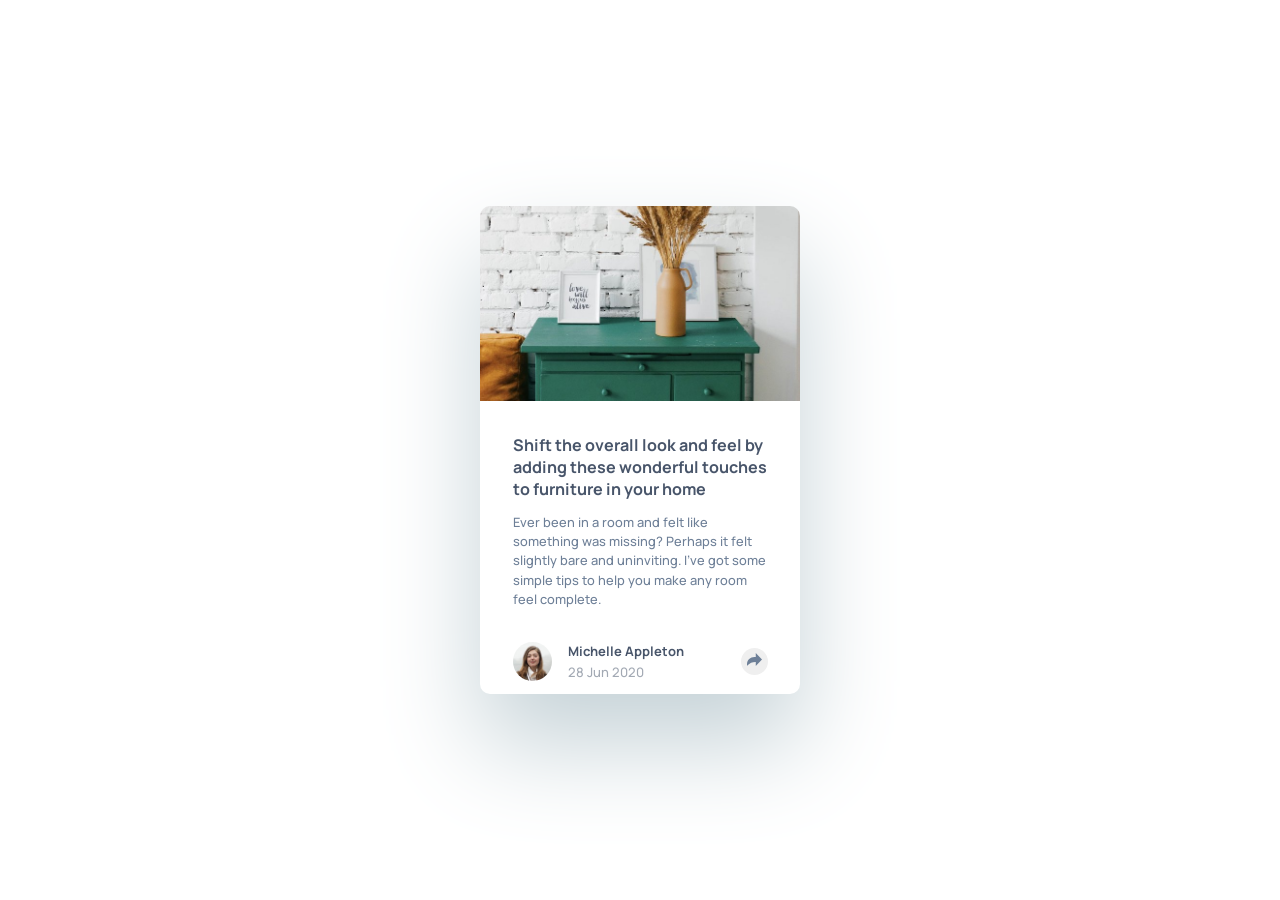
<file: article-preview-component/index.html>
<!doctype html>
<html lang="en">
  <head>
    <meta charset="UTF-8" />
    <meta name="viewport" content="width=device-width, initial-scale=1.0" />

    <link
      rel="icon"
      type="image/png"
      sizes="32x32"
      href="./images/favicon-32x32.png"
    />
    <link rel="stylesheet" href="style.css" />
    <script defer src="main.js"></script>

    <title>Frontend Mentor | Article preview component</title>
  </head>
  <body>
    <main>
      <img class="main-img" src="images/drawers.jpg" alt="Drawers image" />
      <section>
        <div class="text">
          <h1>
            Shift the overall look and feel by adding these wonderful touches to
            furniture in your home
          </h1>
          <p>
            Ever been in a room and felt like something was missing? Perhaps it
            felt slightly bare and uninviting. I’ve got some simple tips to help
            you make any room feel complete.
          </p>
        </div>
        <div id="aside" class="inactive-aside">
          <img
            id="avatar"
            class="avatar-img"
            src="images/avatar-michelle.jpg"
            alt="Michelle Appleton avatar"
            style="display: block"
          />
          <span id="span" style="display: none">Share</span>
          <div class="article-info" id="article-info" style="display: flex">
            <strong>Michelle Appleton</strong>
            <sub>28 Jun 2020</sub>
          </div>
          <div class="share-icons" id="share-icons" style="display: none">
            <img src="images/icon-facebook.svg" alt="Share with Facebook" />
            <img src="images/icon-twitter.svg" alt="Share with Twitter" />
            <img src="images/icon-pinterest.svg" alt="Share with Pinterest" />
          </div>
          <div id="share-box" class="share inactive">
            <dialog id="dialog" style="display: none">
              <span>Share</span>
              <div>
                <img src="images/icon-facebook.svg" alt="Share with Facebook" />
                <img src="images/icon-twitter.svg" alt="Share with Twitter" />
                <img
                  src="images/icon-pinterest.svg"
                  alt="Share with Pinterest"
                />
              </div>
            </dialog>
            <button id="share-button" alt="Share">
              <img
                id="button-img"
                src="images/icon-share.svg"
                alt="Share icon"
              />
            </button>
          </div>
        </div>
      </section>
    </main>
  </body>
</html>
</file>
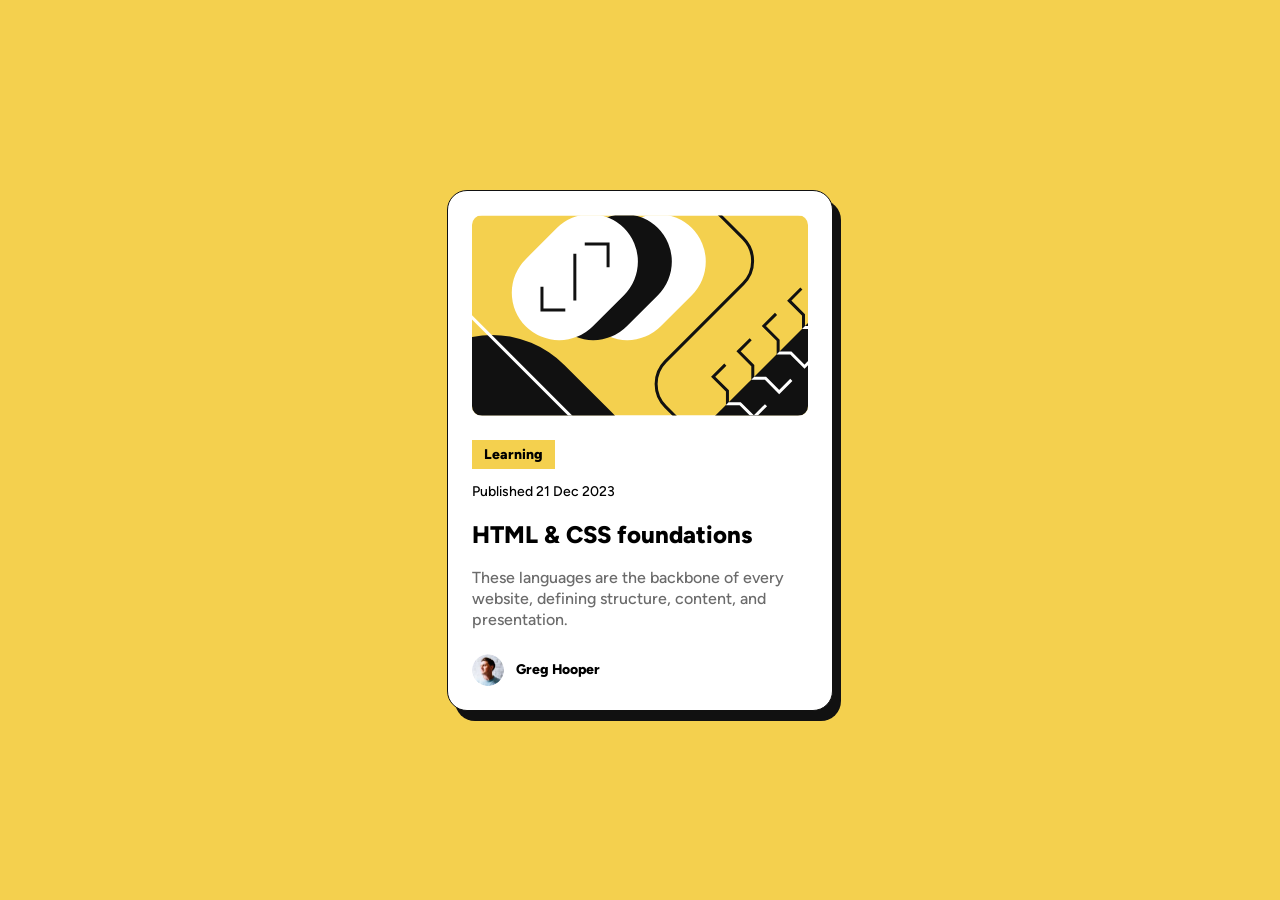
<file: blog-preview-card/index.html>
<!doctype html>
<html lang="en">
  <head>
    <meta charset="UTF-8" />
    <meta name="viewport" content="width=device-width, initial-scale=1.0" />

    <link
      rel="icon"
      type="image/png"
      sizes="32x32"
      href="./assets/images/favicon-32x32.png"
    />
    <link rel="stylesheet" href="styles.css" />

    <title>Frontend Mentor | Blog preview card</title>
  </head>
  <body>
    <main>
      <img
        src="assets/images/illustration-article.svg"
        alt="illustration article image"
      />
      <div class="article-info">
        <span>Learning</span>
        Published 21 Dec 2023
        <h2>HTML & CSS foundations</h2>
        <p>
          These languages are the backbone of every website, defining structure,
          content, and presentation.
        </p>
      </div>
      <div class="author">
        <img src="assets/images/image-avatar.webp" alt="Greg Hooper avatar" />
        <p>Greg Hooper</p>
      </div>
    </main>
  </body>
</html>
</file>
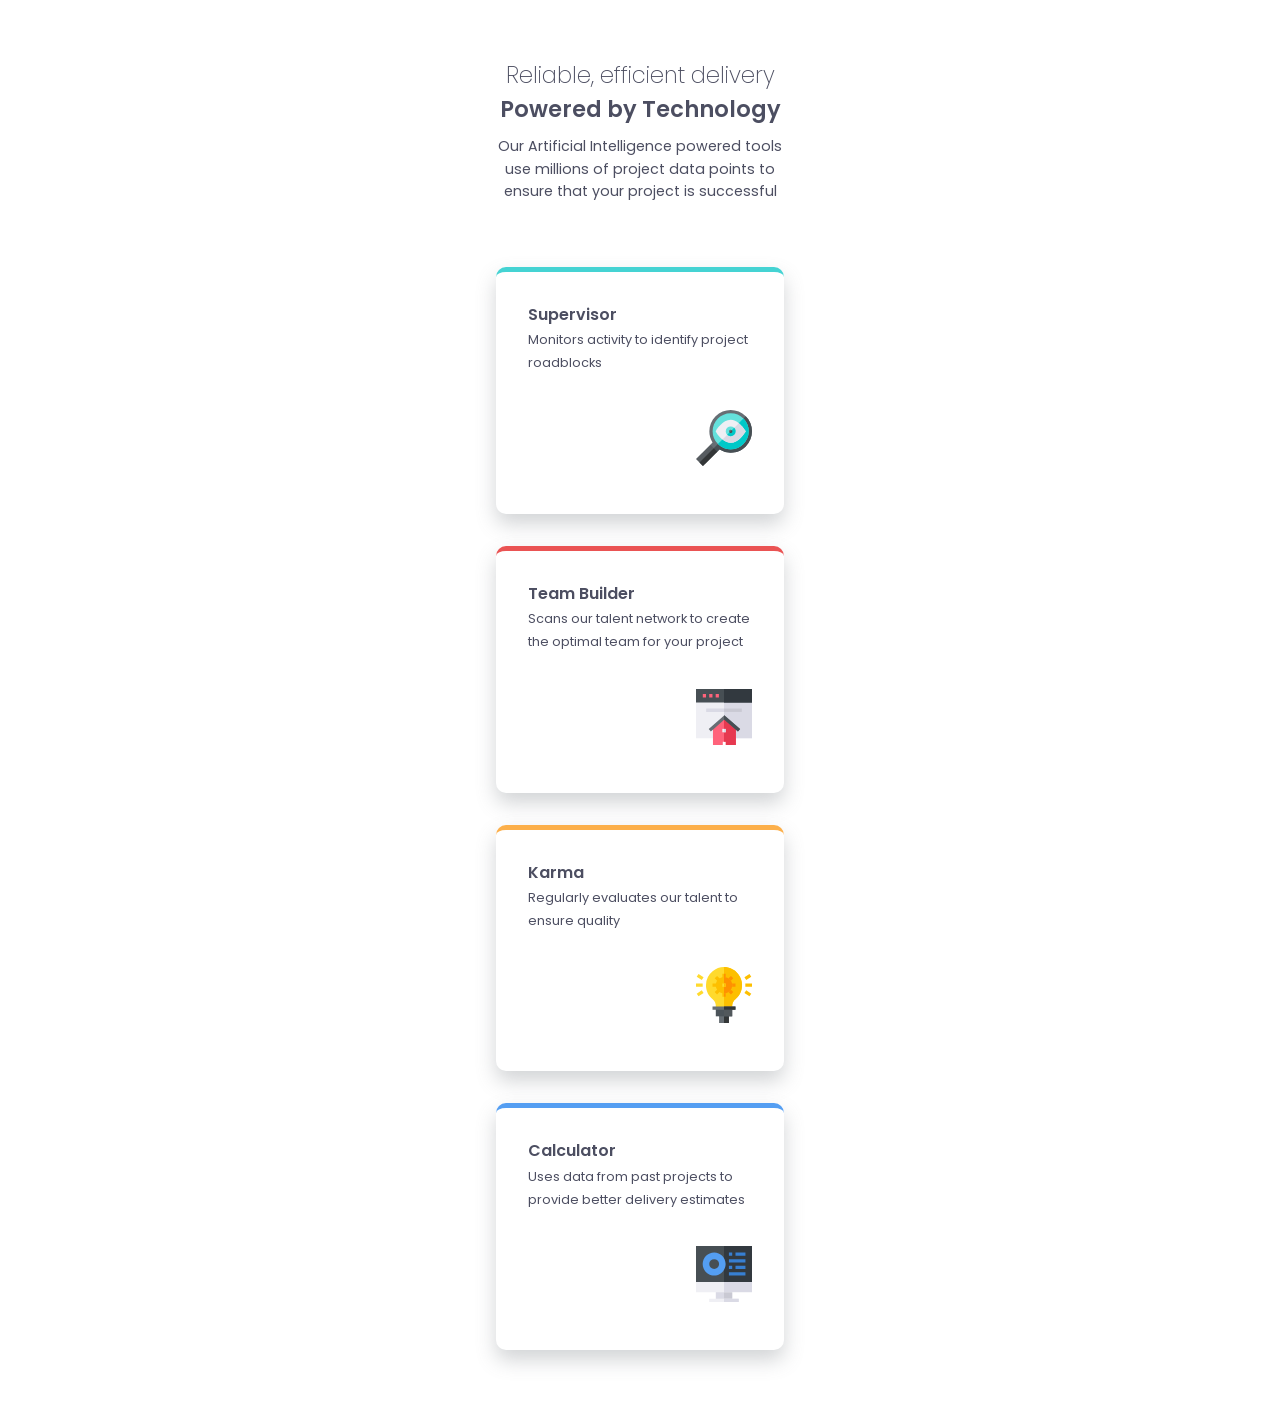
<file: four-card-feature-section/index.html>
<!doctype html>
<html lang="en">
  <head>
    <meta charset="UTF-8" />
    <meta name="viewport" content="width=device-width, initial-scale=1.0" />

    <link
      rel="icon"
      type="image/png"
      sizes="32x32"
      href="./images/favicon-32x32.png"
    />
    <link rel="stylesheet" href="styles.css" />

    <title>Frontend Mentor | Four card feature section</title>
  </head>
  <body>
    <div class="info-text">
      <div class="h-div">
        <h1>Reliable, efficient delivery</h1>
        <h1><strong>Powered by Technology</strong></h1>
      </div>
      <h2>
        Our Artificial Intelligence powered tools use millions of project data
        points to ensure that your project is successful
      </h2>
    </div>
    <main>
      <div class="supervisor">
        <h3>Supervisor</h3>
        <p>Monitors activity to identify project roadblocks</p>
        <img src="images/icon-supervisor.svg" alt="Supervisor icon" />
      </div>
      <div class="mid-divs">
        <div class="team-builder">
          <h3>Team Builder</h3>
          <p>
            Scans our talent network to create the optimal team for your project
          </p>
          <img src="images/icon-team-builder.svg" alt="Team Builder icon" />
        </div>
        <div class="karma">
          <h3>Karma</h3>
          <p>Regularly evaluates our talent to ensure quality</p>
          <img src="images/icon-karma.svg" alt="Karma icon" />
        </div>
      </div>
      <div class="calculator">
        <h3>Calculator</h3>
        <p>Uses data from past projects to provide better delivery estimates</p>
        <img src="images/icon-calculator.svg" alt="Calculator icon" />
      </div>
    </main>
  </body>
</html>
</file>
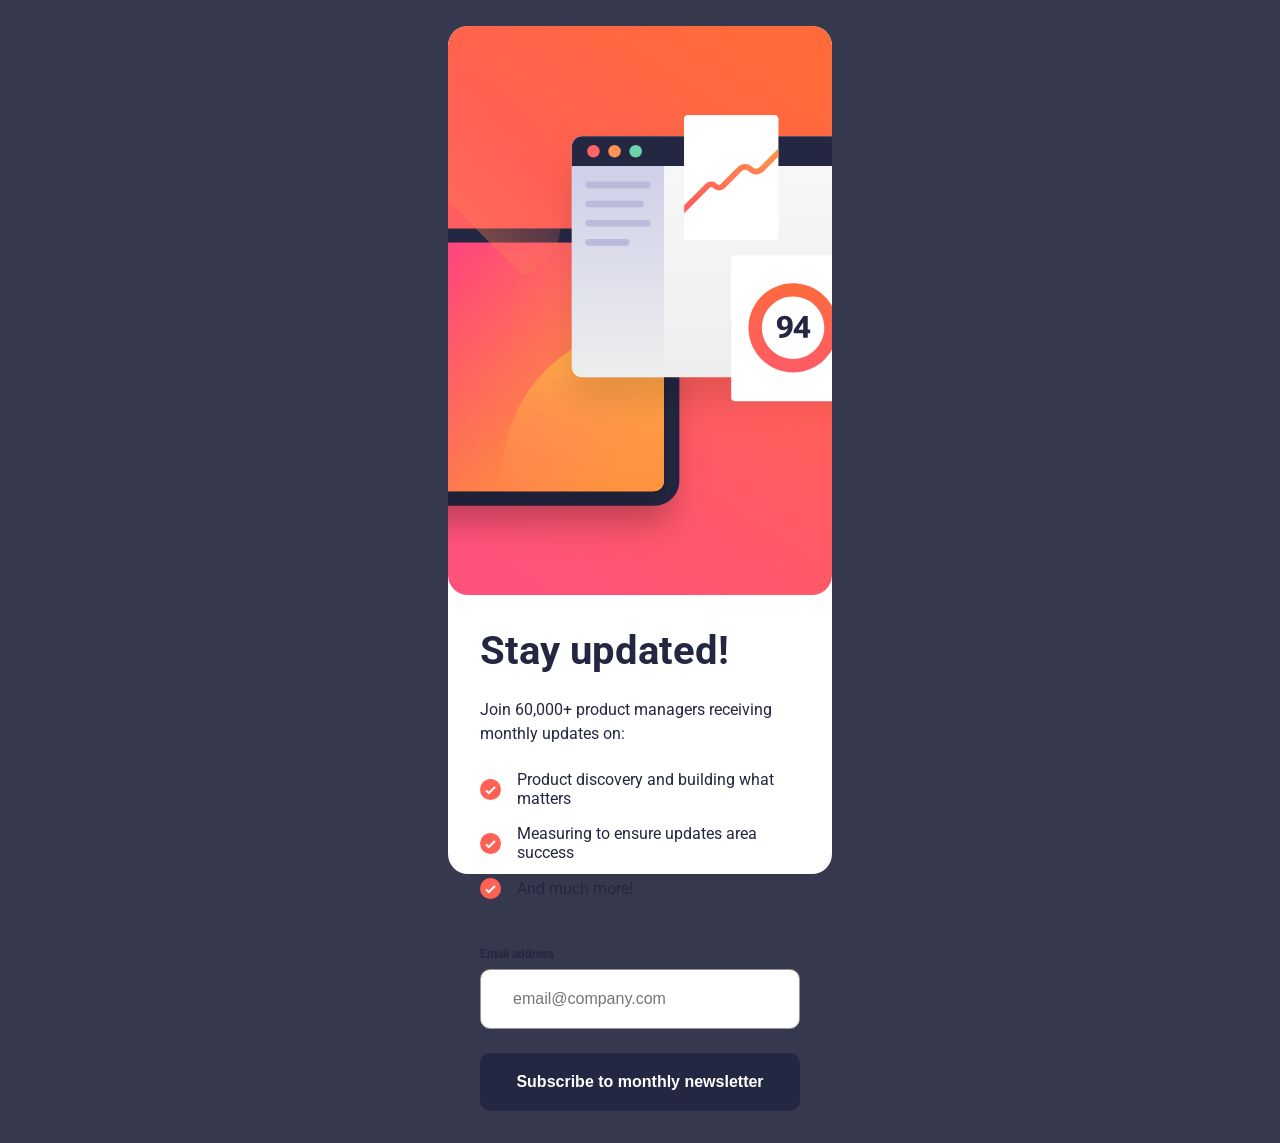
<file: newsletter-sign-up-with-success-message/index.html>
<!doctype html>
<html lang="en">
  <head>
    <meta charset="UTF-8" />
    <meta name="viewport" content="width=device-width, initial-scale=1.0" />

    <link
      rel="icon"
      type="image/png"
      sizes="32x32"
      href="./assets/images/favicon-32x32.png"
    />

    <link rel="stylesheet" href="style.css" />

    <title>
      Frontend Mentor | Newsletter sign-up form with success message
    </title>

    <script defer src="main.js"></script>
  </head>
  <body>
    <main class="enabled sign-up-start" id="sign-up-start">
      <img
        class="disabled sign-up-start__img"
        src="assets/images/illustration-sign-up-mobile.svg"
      />
      <img
        class="sign-up-start__img"
        src="assets/images/illustration-sign-up-desktop.svg"
      />
      <section class="sign-up-start__section">
        <h1 class="sign-up-start__h1">Stay updated!</h1>
        <p class="sign-up-start__paragraph">
          Join 60,000+ product managers receiving monthly updates on:
        </p>
        <ul class="sign-up-start__list">
          <li class="sign-up-start__list-element">
            <img src="assets/images/icon-list.svg" />
            <span>Product discovery and building what matters</span>
          </li>
          <li class="sign-up-start__list-element">
            <img src="assets/images/icon-list.svg" />
            <span>Measuring to ensure updates area success</span>
          </li>
          <li class="sign-up-start__list-element">
            <img src="assets/images/icon-list.svg" />
            <span>And much more!</span>
          </li>
        </ul>
        <form class="sign-up-start__form">
          <div class="sign-up-start__labels">
            <label class="sign-up-start__label" for="email"
              >Email address</label
            >
            <span id="error-span" class="disabled sign-up-start__error"
              >Valid email required</span
            >
          </div>
          <input
            class="sign-up-start__input"
            placeholder="email@company.com"
            name="email"
            id="email-input"
          />
          <button
            id="subscribe-button"
            class="sign-up-start__button"
            type="submit"
          >
            Subscribe to monthly newsletter
          </button>
        </form>
      </section>
    </main>
    <main id="sign-up-end" class="disabled sign-up-end">
      <div class="sign-up-end__div">
        <img
          class="sign-up-end__img"
          src="assets/images/icon-success.svg"
          alt="Success icon"
        />
        <h1 class="sign-up-end__h1">Thanks for subscribing!</h1>
        <p class="sign-up-end__paragraph">
          A confirmation email has been sent to
          <span class="sign-up-end__span" id="email-span"></span>. Please open
          it and click the button inside to confirm your subscription.
        </p>
      </div>
      <button id="dismiss-button" class="sign-up-end__button">
        Dismiss message
      </button>
    </main>
  </body>
</html>
</file>
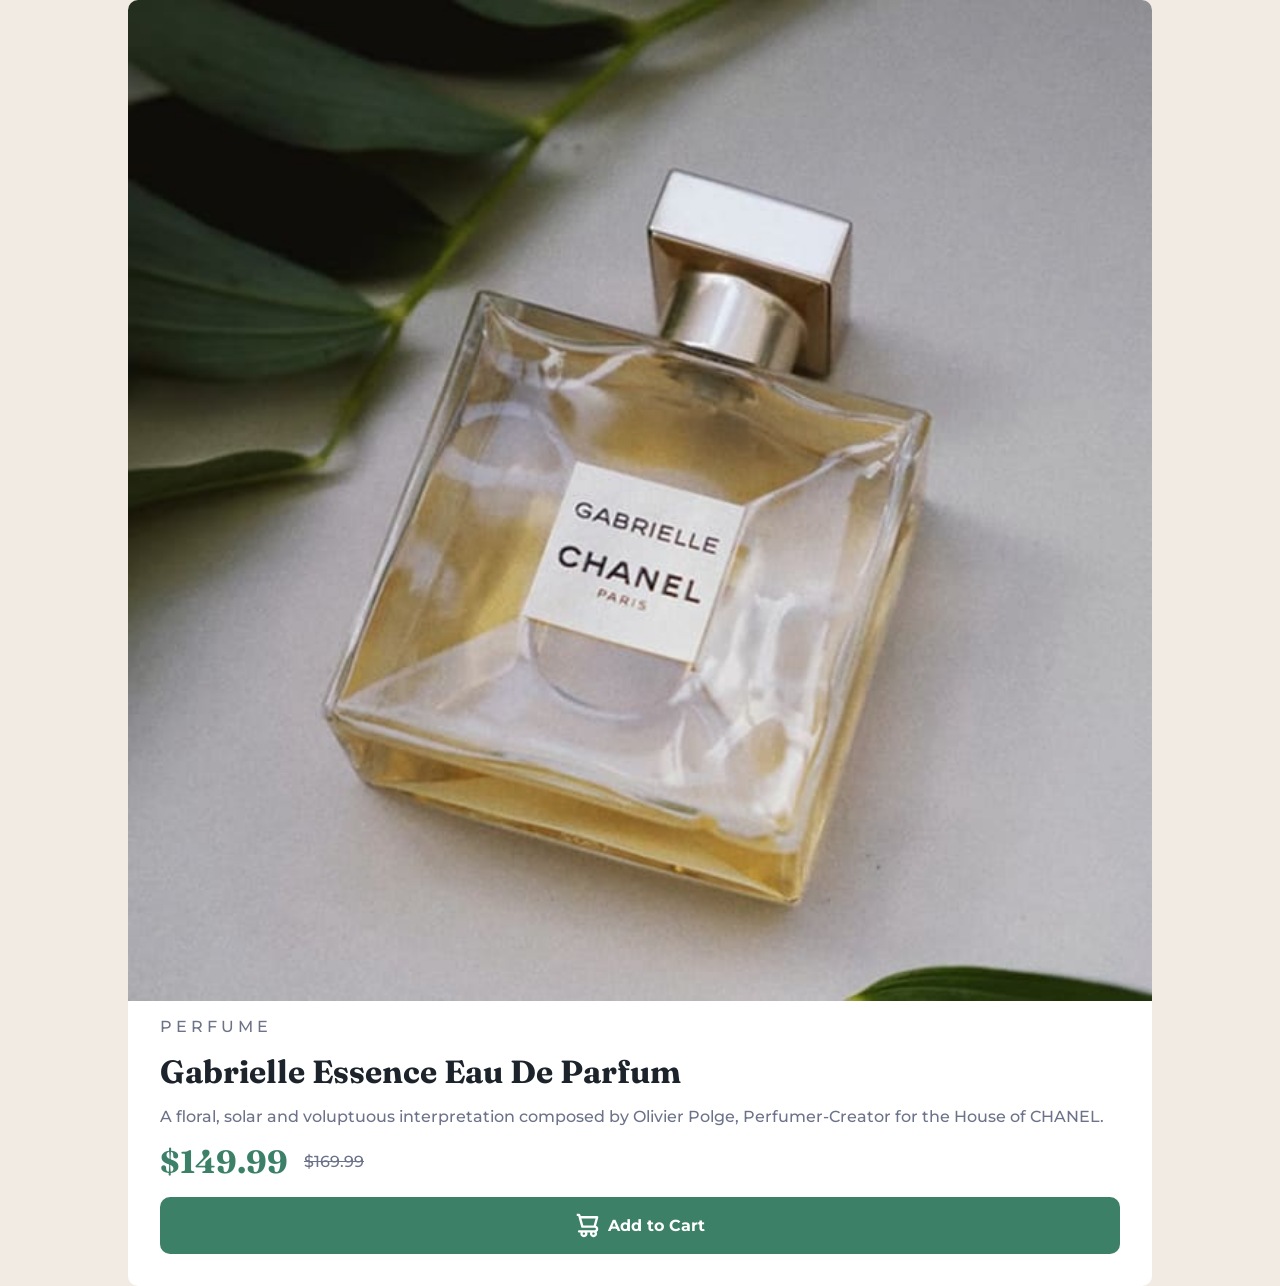
<file: product-preview-card-component/index.html>
<!doctype html>
<html lang="en">
  <head>
    <meta charset="UTF-8" />
    <meta name="viewport" content="width=device-width, initial-scale=1.0" />

    <link
      rel="icon"
      type="image/png"
      sizes="32x32"
      href="./images/favicon-32x32.png"
    />
    <link rel="stylesheet" href="styles.css" />

    <title>Frontend Mentor | Product preview card component</title>
  </head>
  <body>
    <main>
      <div class="images">
        <img
          class="mobile-image"
          src="images/image-product-mobile.jpg"
          alt="Perfume Gabrielle Essence image"
        />
        <img
          class="desktop-image"
          src="images/image-product-desktop.jpg"
          alt="Perfume Gabrielle Essence image"
        />
      </div>

      <div class="info">
        <span>Perfume</span>
        <h1>Gabrielle Essence Eau De Parfum</h1>
        <p>
          A floral, solar and voluptuous interpretation composed by Olivier
          Polge, Perfumer-Creator for the House of CHANEL.
        </p>
        <div class="prices">
          <h2>$149.99</h2>
          <span>$169.99</span>
        </div>
        <button class="add-to-cart">
          <img src="images/icon-cart.svg" href="Cart image" />
          Add to Cart
        </button>
      </div>
    </main>
  </body>
</html>
</file>
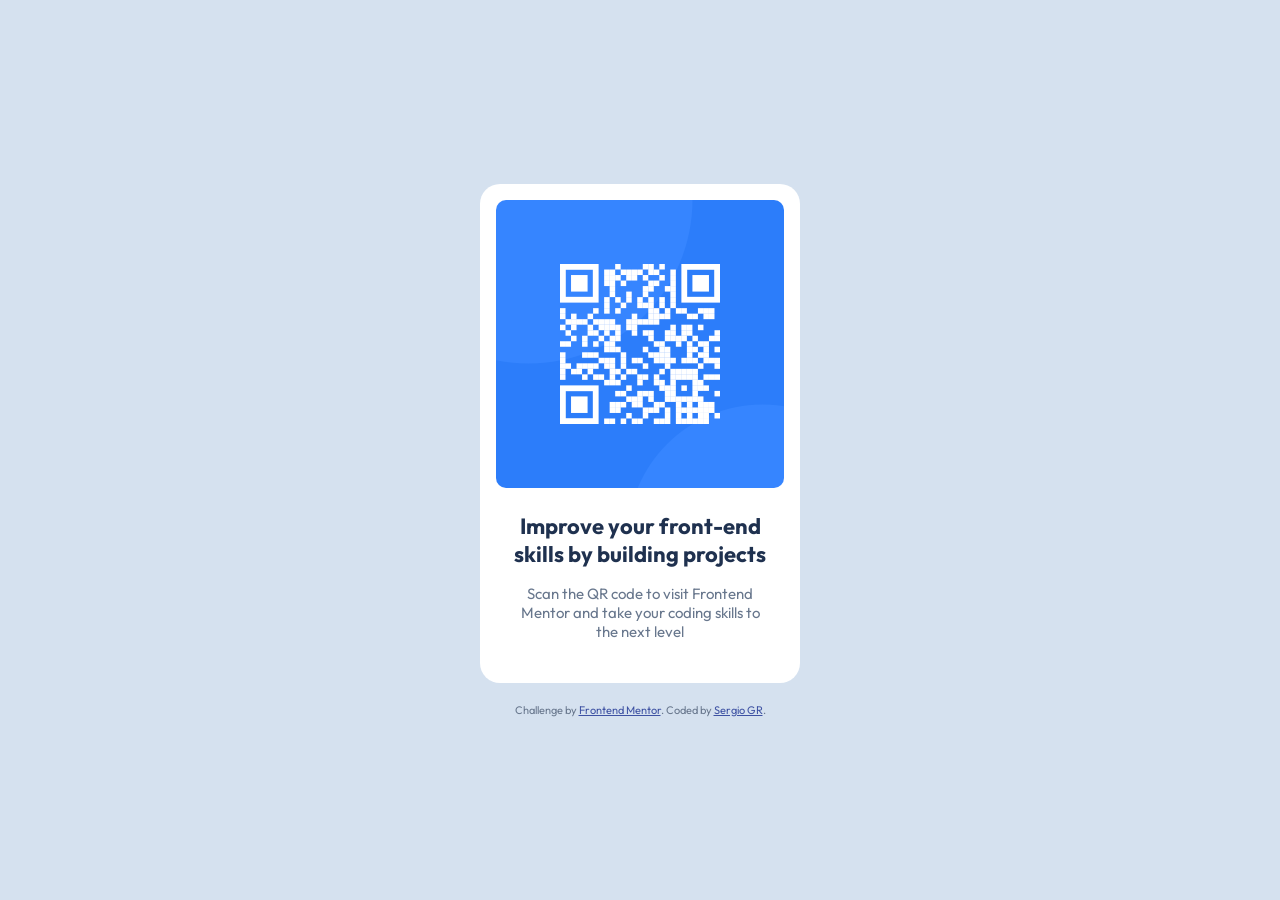
<file: qr-code-component-main/index.html>
<!doctype html>
<html lang="en">
  <head>
    <meta charset="UTF-8" />
    <meta name="viewport" content="width=device-width, initial-scale=1.0" />

    <link
      rel="icon"
      type="image/png"
      sizes="32x32"
      href="./images/favicon-32x32.png"
    />

    <link rel="stylesheet" href="style.css" />

    <title>Frontend Mentor | QR code component</title>

    <style></style>
  </head>
  <body>
    <main class="qr-container">
      <img src="images/image-qr-code.png" />
      <div>
        <h2>Improve your front-end skills by building projects</h2>
        <p>
          Scan the QR code to visit Frontend Mentor and take your coding skills
          to the next level
        </p>
      </div>
    </main>
    <div class="attribution">
      Challenge by
      <a href="https://www.frontendmentor.io?ref=challenge" target="_blank"
        >Frontend Mentor</a
      >. Coded by
      <a href="https://github.com/sergioguri00/frontendmentor">Sergio GR</a>.
    </div>
  </body>
</html>
</file>
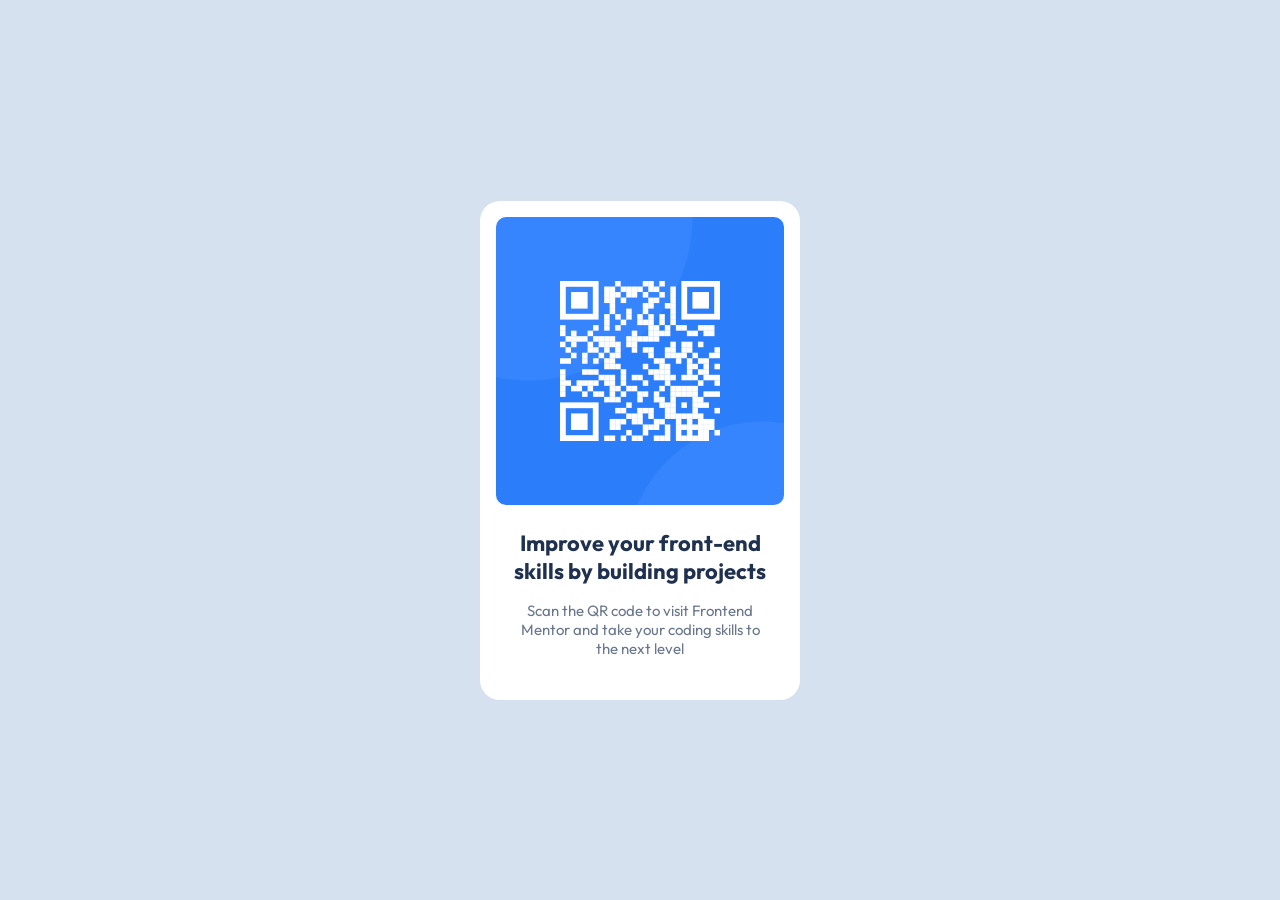
<file: qr-code-component/index.html>
<!doctype html>
<html lang="en">
  <head>
    <meta charset="UTF-8" />
    <meta name="viewport" content="width=device-width, initial-scale=1.0" />

    <link
      rel="icon"
      type="image/png"
      sizes="32x32"
      href="./images/favicon-32x32.png"
    />

    <link rel="stylesheet" href="style.css" />

    <title>Frontend Mentor | QR code component</title>

    <style></style>
  </head>
  <body>
    <main class="qr-container">
      <img src="images/image-qr-code.png" alt="QR Code" />
      <div>
        <h2>Improve your front-end skills by building projects</h2>
        <p>
          Scan the QR code to visit Frontend Mentor and take your coding skills
          to the next level
        </p>
      </div>
    </main>
  </body>
</html>
</file>
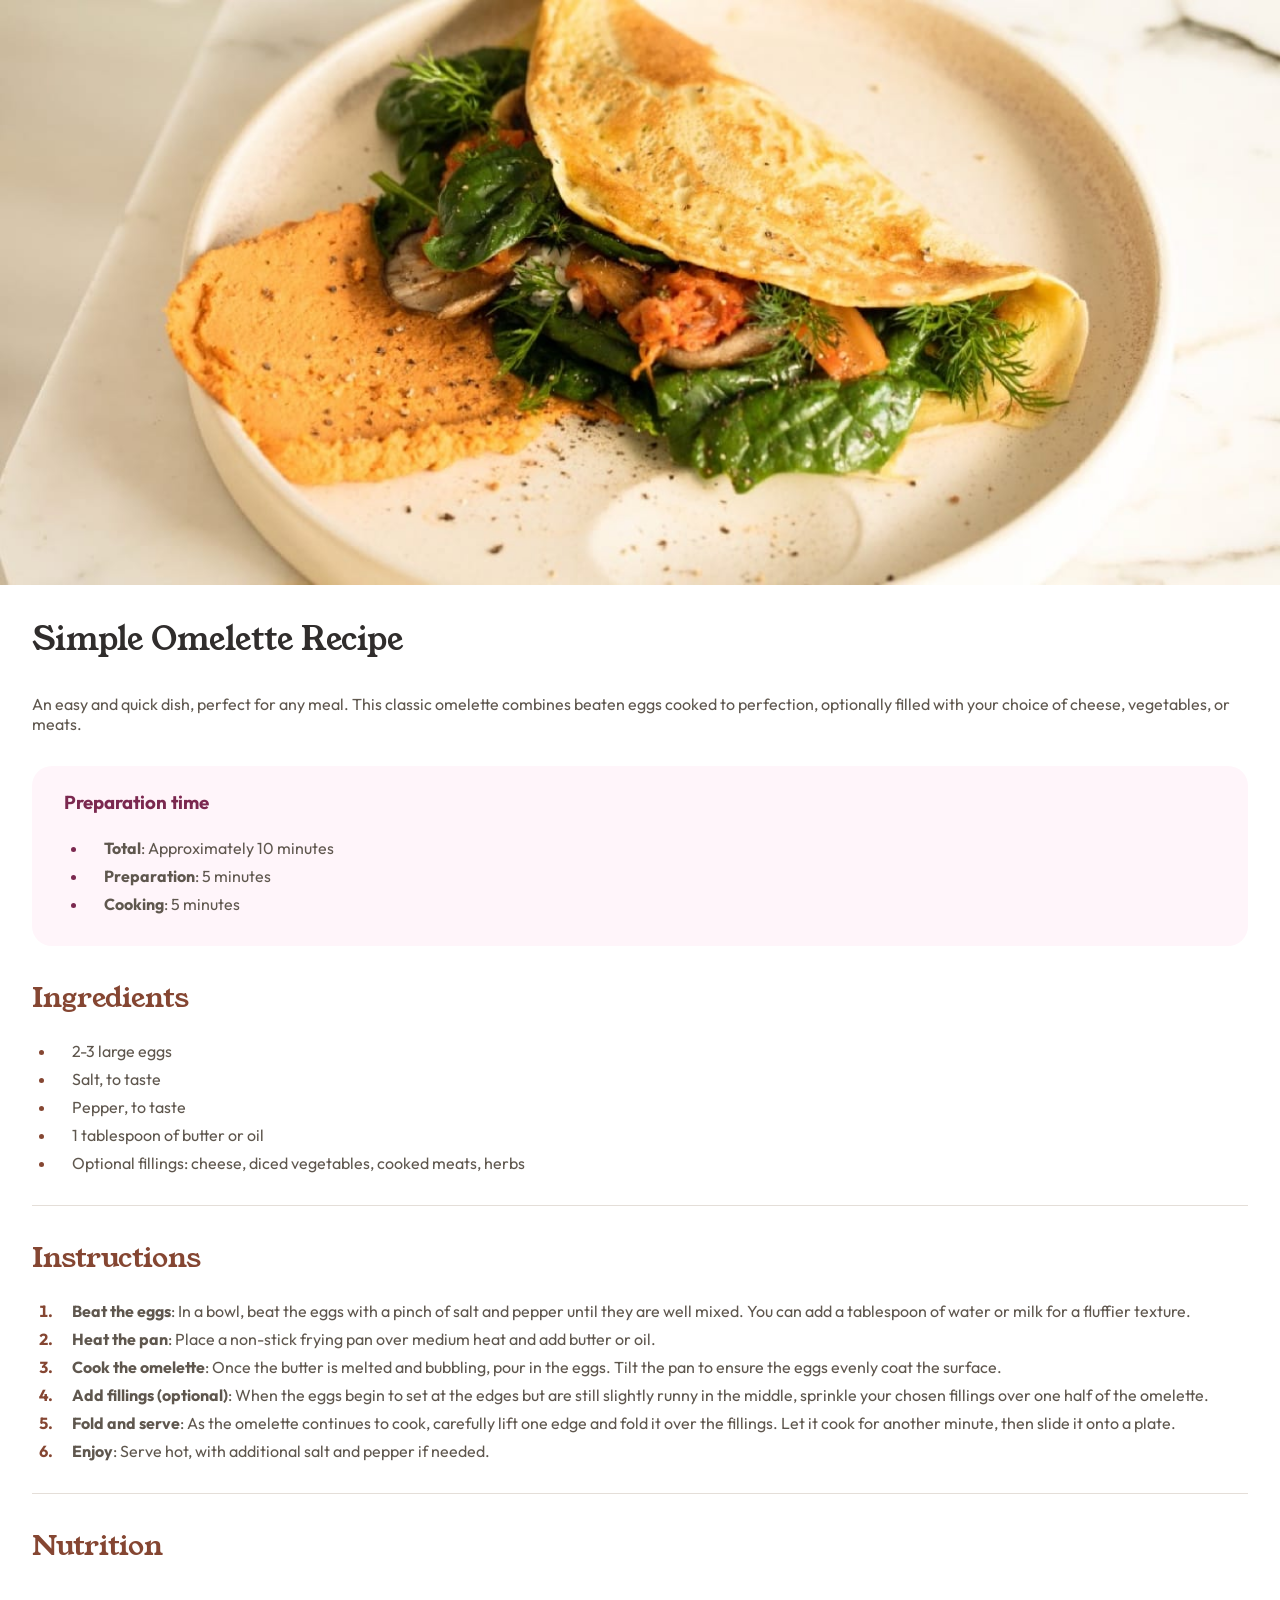
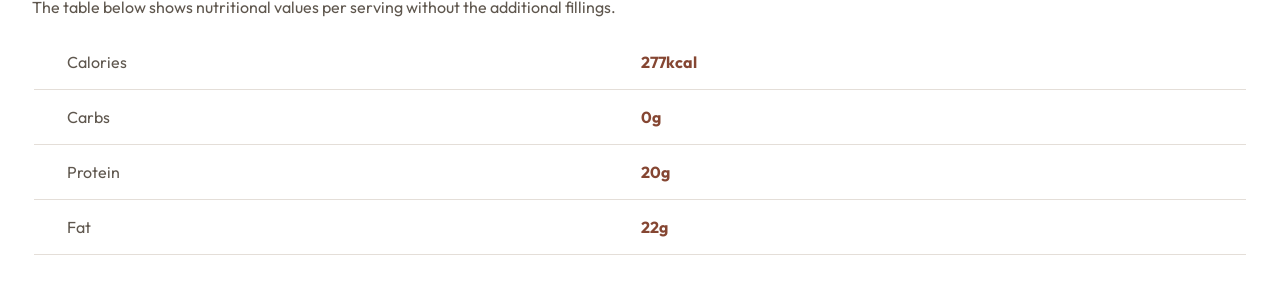
<file: recipe-page/index.html>
<!doctype html>
<html lang="en">
  <head>
    <meta charset="UTF-8" />
    <meta name="viewport" content="width=device-width, initial-scale=1.0" />

    <link
      rel="icon"
      type="image/png"
      sizes="32x32"
      href="./assets/images/favicon-32x32.png"
    />
    <link rel="stylesheet" href="styles.css" />

    <title>Frontend Mentor | Recipe page</title>
  </head>
  <body>
    <main>
      <img
        src="assets/images/image-omelette.jpeg"
        alt="Simple Omelette Recipe image"
      />
      <h1>Simple Omelette Recipe</h1>
      <p>
        An easy and quick dish, perfect for any meal. This classic omelette
        combines beaten eggs cooked to perfection, optionally filled with your
        choice of cheese, vegetables, or meats.
      </p>
      <div class="preparation-time">
        <h3>Preparation time</h3>
        <ul>
          <li>
            <span><strong>Total</strong>: Approximately 10 minutes</span>
          </li>
          <li>
            <span><strong>Preparation</strong>: 5 minutes</span>
          </li>
          <li>
            <span><strong>Cooking</strong>: 5 minutes</span>
          </li>
        </ul>
      </div>
      <div class="ingredients">
        <h2>Ingredients</h2>
        <ul>
          <li><span>2-3 large eggs</span></li>
          <li><span>Salt, to taste</span></li>
          <li><span>Pepper, to taste</span></li>
          <li><span>1 tablespoon of butter or oil</span></li>
          <li>
            <span
              >Optional fillings: cheese, diced vegetables, cooked meats,
              herbs</span
            >
          </li>
        </ul>
      </div>
      <div class="instructions">
        <h2>Instructions</h2>
        <ol>
          <li>
            <span>
              <strong>Beat the eggs</strong>: In a bowl, beat the eggs with a
              pinch of salt and pepper until they are well mixed. You can add a
              tablespoon of water or milk for a fluffier texture.
            </span>
          </li>
          <li>
            <span>
              <strong>Heat the pan</strong>: Place a non-stick frying pan over
              medium heat and add butter or oil.
            </span>
          </li>
          <li>
            <span>
              <strong>Cook the omelette</strong>: Once the butter is melted and
              bubbling, pour in the eggs. Tilt the pan to ensure the eggs evenly
              coat the surface.
            </span>
          </li>
          <li>
            <span>
              <strong>Add fillings (optional)</strong>: When the eggs begin to
              set at the edges but are still slightly runny in the middle,
              sprinkle your chosen fillings over one half of the omelette.
            </span>
          </li>
          <li>
            <span>
              <strong>Fold and serve</strong>: As the omelette continues to
              cook, carefully lift one edge and fold it over the fillings. Let
              it cook for another minute, then slide it onto a plate.
            </span>
          </li>
          <li>
            <span>
              <strong>Enjoy</strong>: Serve hot, with additional salt and pepper
              if needed.
            </span>
          </li>
        </ol>
      </div>
      <div class="nutrition">
        <h2>Nutrition</h2>
        <p>
          The table below shows nutritional values per serving without the
          additional fillings.
        </p>

        <table>
          <tbody>
            <tr>
              <td>Calories</td>
              <td><strong>277kcal</strong></td>
            </tr>
            <tr>
              <td>Carbs</td>
              <td><strong>0g</strong></td>
            </tr>
            <tr>
              <td>Protein</td>
              <td><strong>20g</strong></td>
            </tr>
            <tr>
              <td>Fat</td>
              <td><strong>22g</strong></td>
            </tr>
          </tbody>
        </table>
      </div>
    </main>
  </body>
</html>
</file>
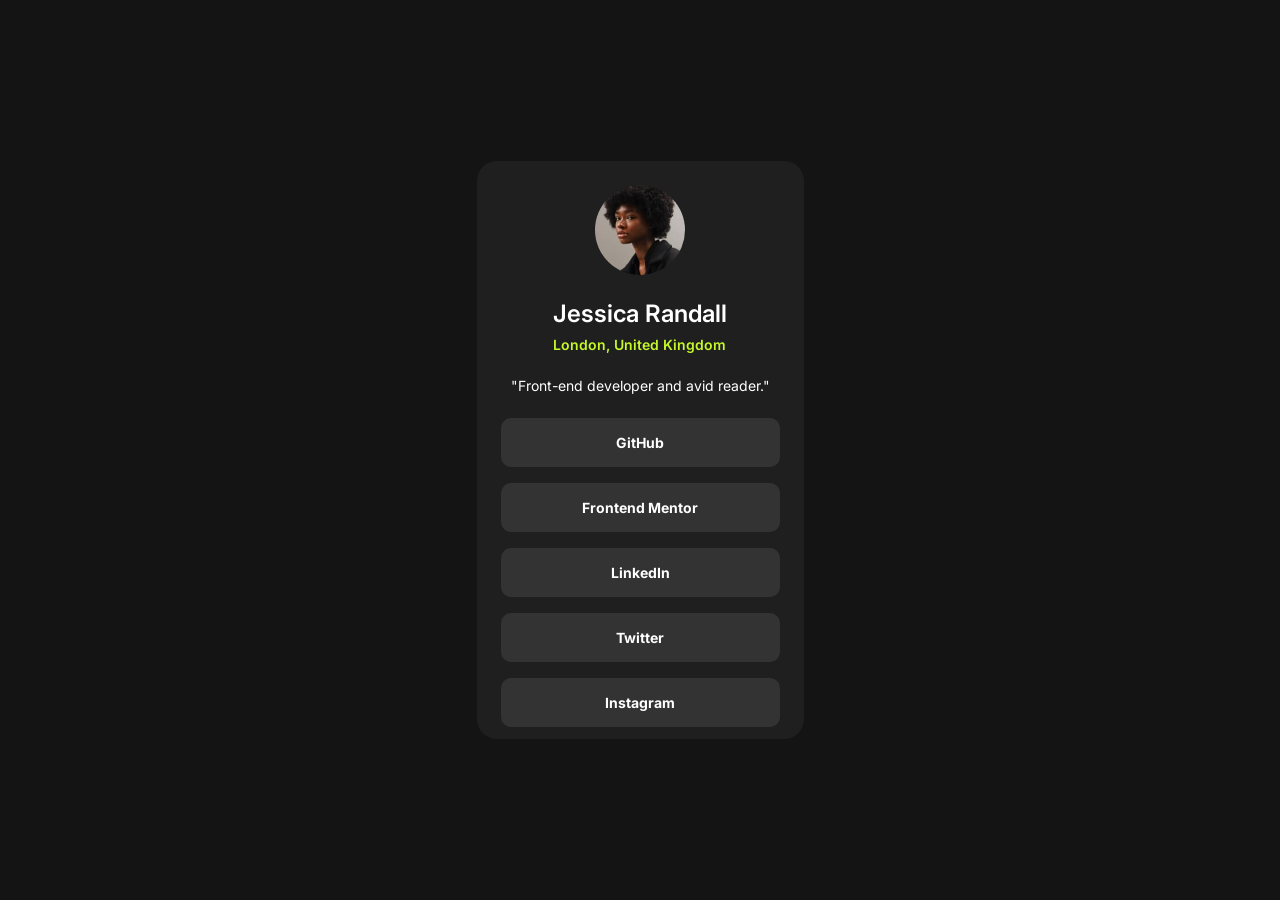
<file: social-links-profile/index.html>
<!doctype html>
<html lang="en">
  <head>
    <meta charset="UTF-8" />
    <meta name="viewport" content="width=device-width, initial-scale=1.0" />
    <!-- displays site properly based on user's device -->

    <link
      rel="icon"
      type="image/png"
      sizes="32x32"
      href="./assets/images/favicon-32x32.png"
    />
    <link rel="stylesheet" href="styles.css" />

    <title>Frontend Mentor | Social links profile</title>
  </head>
  <body>
    <main>
      <img
        src="assets/images/avatar-jessica.jpeg"
        alt="Jessica Randall avatar"
      />
      <div class="info">
        <h2>Jessica Randall</h2>
        <span>London, United Kingdom</span>
      </div>
      "Front-end developer and avid reader."
      <div class="rrss">
        <span>GitHub</span>
        <span>Frontend Mentor</span>
        <span>LinkedIn</span>
        <span>Twitter</span>
        <span>Instagram</span>
      </div>
    </main>
  </body>
</html>
</file>
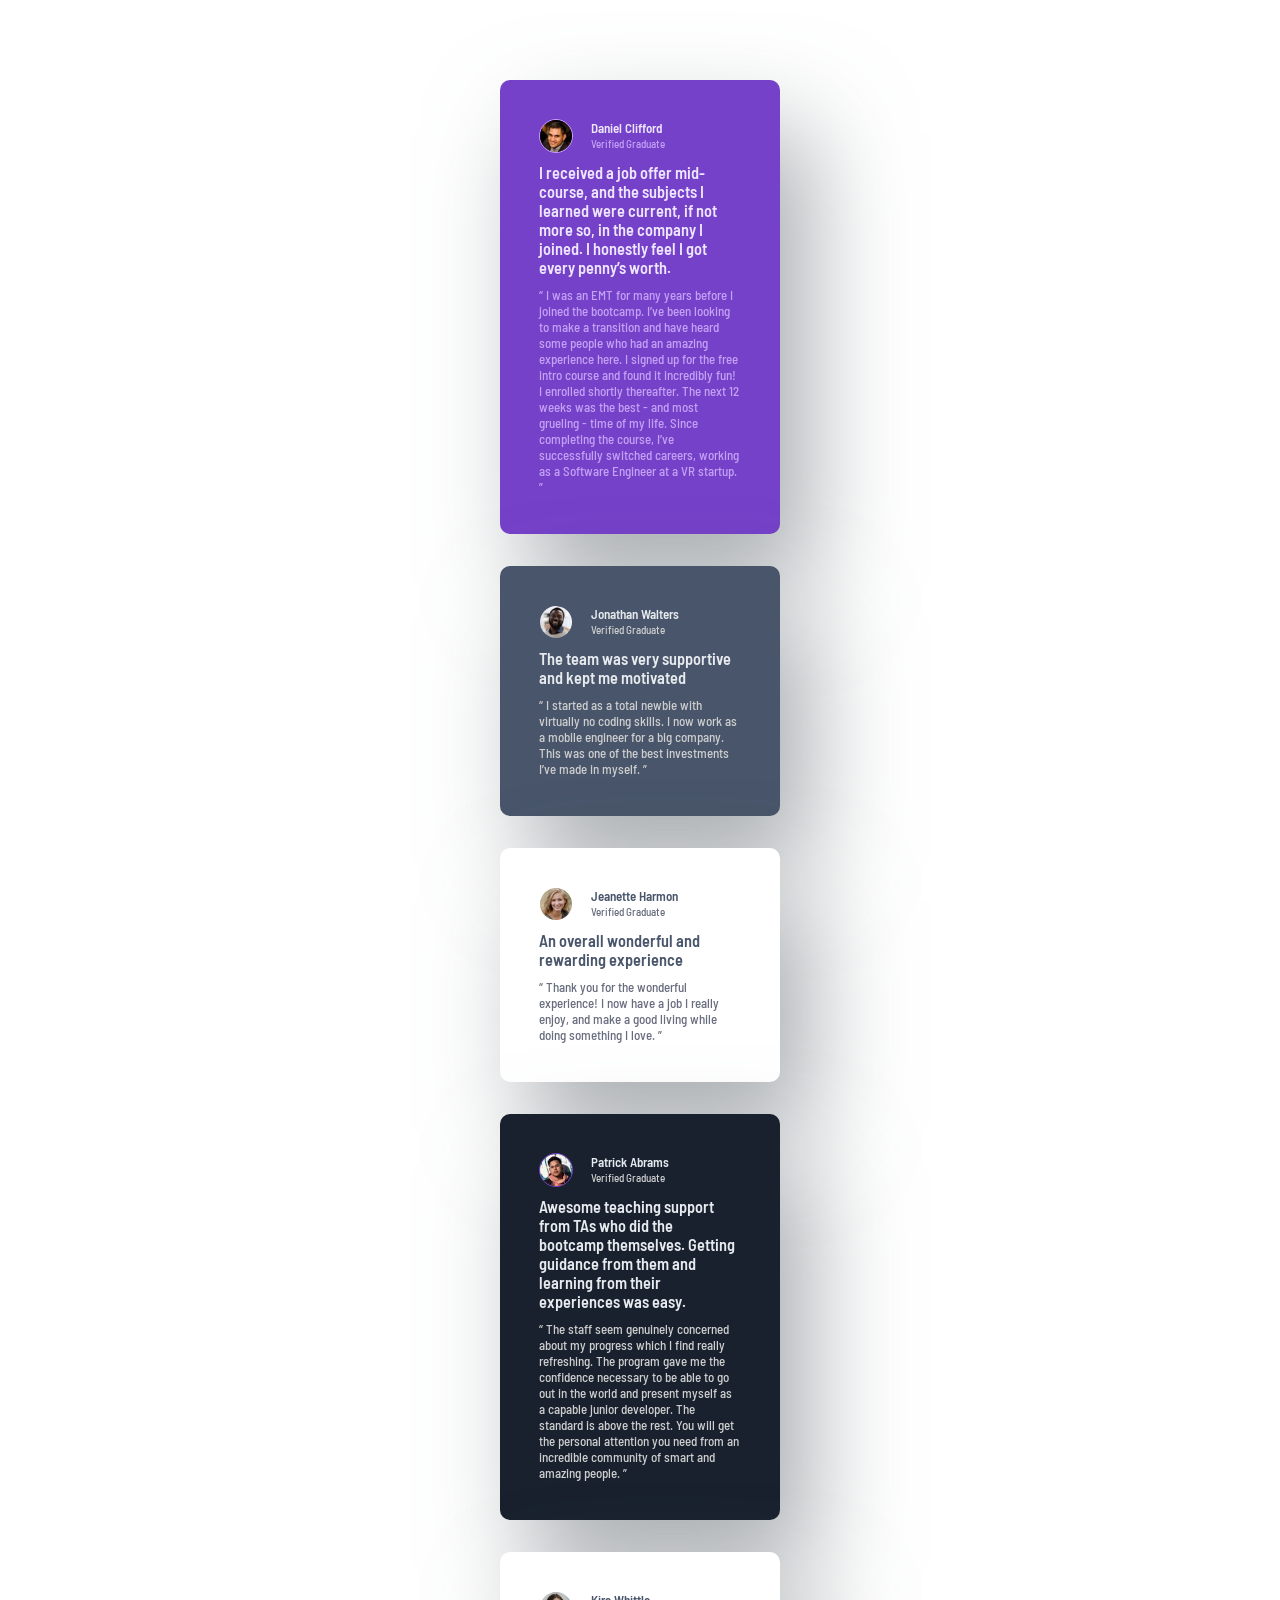
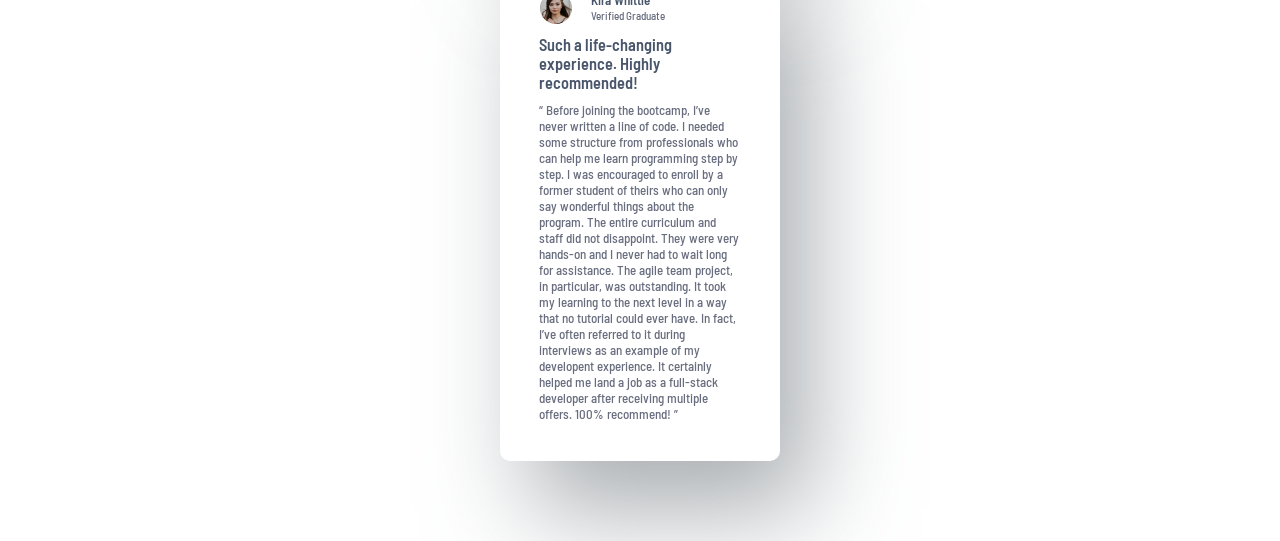
<file: testimonials-grid-section/index.html>
<!doctype html>
<html lang="en">
  <head>
    <meta charset="UTF-8" />
    <meta name="viewport" content="width=device-width, initial-scale=1.0" />

    <link
      rel="icon"
      type="image/png"
      sizes="32x32"
      href="./images/favicon-32x32.png"
    />
    <link rel="stylesheet" href="styles.css" />

    <title>Frontend Mentor | [Testimonials Grid Section]</title>
  </head>
  <body>
    <main>
      <div id="daniel-clifford">
        <div class="author-info">
          <img src="images/image-daniel.jpg" alt="Daniel Clifford avatar" />
          <div>
            <h2>Daniel Clifford</h2>
            <h3>Verified Graduate</h3>
          </div>
        </div>
        <h1>
          I received a job offer mid-course, and the subjects I learned were
          current, if not more so, in the company I joined. I honestly feel I
          got every penny’s worth.
        </h1>
        <p>
          “ I was an EMT for many years before I joined the bootcamp. I’ve been
          looking to make a transition and have heard some people who had an
          amazing experience here. I signed up for the free intro course and
          found it incredibly fun! I enrolled shortly thereafter. The next 12
          weeks was the best - and most grueling - time of my life. Since
          completing the course, I’ve successfully switched careers, working as
          a Software Engineer at a VR startup. ”
        </p>
      </div>

      <div id="jonathan-walters">
        <div class="author-info">
          <img src="images/image-jonathan.jpg" alt="Jonathan Walters avatar" />
          <div>
            <h2>Jonathan Walters</h2>
            <h3>Verified Graduate</h3>
          </div>
        </div>
        <h1>The team was very supportive and kept me motivated</h1>
        <p>
          “ I started as a total newbie with virtually no coding skills. I now
          work as a mobile engineer for a big company. This was one of the best
          investments I’ve made in myself. ”
        </p>
      </div>

      <div id="jeanette-harmon">
        <div class="author-info">
          <img src="images/image-jeanette.jpg" alt="Jeanette Harmon avatar" />
          <div>
            <h2>Jeanette Harmon</h2>
            <h3>Verified Graduate</h3>
          </div>
        </div>
        <h1>An overall wonderful and rewarding experience</h1>
        <p>
          “ Thank you for the wonderful experience! I now have a job I really
          enjoy, and make a good living while doing something I love. ”
        </p>
      </div>

      <div id="patrick-abrams">
        <div class="author-info">
          <img src="images/image-patrick.jpg" alt="Patrick Abrams avatar" />
          <div>
            <h2>Patrick Abrams</h2>
            <h3>Verified Graduate</h3>
          </div>
        </div>
        <h1>
          Awesome teaching support from TAs who did the bootcamp themselves.
          Getting guidance from them and learning from their experiences was
          easy.
        </h1>
        <p>
          “ The staff seem genuinely concerned about my progress which I find
          really refreshing. The program gave me the confidence necessary to be
          able to go out in the world and present myself as a capable junior
          developer. The standard is above the rest. You will get the personal
          attention you need from an incredible community of smart and amazing
          people. ”
        </p>
      </div>

      <div id="kira-whittle">
        <div class="author-info">
          <img src="images/image-kira.jpg" alt="Kira Whittle avatar" />
          <div>
            <h2>Kira Whittle</h2>
            <h3>Verified Graduate</h3>
          </div>
        </div>
        <h1>Such a life-changing experience. Highly recommended!</h1>
        <p>
          “ Before joining the bootcamp, I’ve never written a line of code. I
          needed some structure from professionals who can help me learn
          programming step by step. I was encouraged to enroll by a former
          student of theirs who can only say wonderful things about the program.
          The entire curriculum and staff did not disappoint. They were very
          hands-on and I never had to wait long for assistance. The agile team
          project, in particular, was outstanding. It took my learning to the
          next level in a way that no tutorial could ever have. In fact, I’ve
          often referred to it during interviews as an example of my developent
          experience. It certainly helped me land a job as a full-stack
          developer after receiving multiple offers. 100% recommend! ”
        </p>
      </div>
    </main>
  </body>
</html>
</file>
<file: article-preview-component/style.css>
@import url("https://fonts.googleapis.com/css2?family=Manrope:wght@200..800&display=swap");

*,
::before,
::after {
  box-sizing: border-box;
}

:root {
  --very-dark-grayish-blue: hsl(217, 19%, 35%);
  --desaturated-dark-blue: hsl(214, 17%, 51%);
  --grayish-blue: hsl(212, 23%, 69%);
  --light-grayish-blue: hsl(210, 46%, 95%);
}

body {
  margin: 0;
  display: flex;
  justify-content: center;
  align-items: center;
  font-family: "Manrope", sans-serif, system-ui;
  width: 100vw;
  min-height: 100vh;
  font-size: 0.8125rem;
  color: var(--very-dark-grayish-blue);
  font-weight: 500;
}

main {
  width: 85%;
  max-width: 320px;
  height: 100%;
  display: flex;
  flex-direction: column;
  box-shadow: 0px 50px 100px #c5d2d7;
  gap: 1.5em;
  padding: 2.5em 2.5em 2em 2.5em;
  border-radius: 10px;
}

.main-img {
  margin: -2.5em -2.5em 0 -2.5em;
  width: calc(100% + 5em);
  object-fit: cover;
  object-position: 0 -1em;
  height: 15em;
  border-radius: 10px 10px 0 0;
}

section {
  display: flex;
  flex-direction: column;
  gap: 1.5em;
}

h1 {
  font-size: 1.24em;
  margin: 0;
}

.text {
  display: flex;
  flex-direction: column;
  gap: 1em;
  margin-top: 1em;
}

p {
  margin: 0;
  color: var(--desaturated-dark-blue);
  line-height: 150%;
  font-size: 0.99em;
}

.inactive-aside {
  display: flex;
  flex-direction: row;
  gap: 1.25em;
  justify-content: flex-start;
  align-items: center;
  width: calc(100% + 5em);
  height: calc(100% + 2.5em);
  margin: 0 -2.5em -2.5em -2.5em;
  padding: 1em 2.5em 1.5em 2.5em;

  .avatar-img {
    border-radius: 100%;
    width: 3em;
  }

  .article-info,
  .share-icons {
    display: flex;
    flex-direction: column;
    gap: 0.25em;
  }

  button {
    border-radius: 100%;
    border: none;
    margin-left: auto;
    width: 2em;
    height: 2em;
    cursor: pointer;

    img {
      width: 100%;
      margin: 0;
    }
  }

  strong {
    font-weight: 700;
    opacity: 100%;
  }

  sub {
    font-size: 1em;
    opacity: 50%;
  }
}

.active-aside {
  display: flex;
  flex-direction: row;
  justify-content: flex-start;
  align-items: center;
  background-color: var(--very-dark-grayish-blue);
  gap: 1.25em;
  margin: 0 -2.5em -2.5em -2.5em;
  padding: 1.5em 2.5em 1.5em 2.5em;
  width: calc(100% + 5em);
  height: calc(100% + 4.5em);
  border-radius: 0 0 10px 10px;

  span {
    text-transform: uppercase;
    color: var(--grayish-blue);
    letter-spacing: 0.5em;
    font-size: 0.8em;
  }

  div {
    display: flex;
    flex-direction: row;
    gap: 1em;

    img {
      height: 1.25em;
    }
  }

  button {
    border-radius: 100%;
    border: none;
    width: 2em;
    height: 2em;
    background-color: var(--desaturated-dark-blue);
    cursor: pointer;

    img {
      width: 100%;
      margin: 0;
    }
  }
}

.share {
  position: relative;
  margin-left: auto;
}

.active {
  button {
    border-radius: 100%;
    border: none;
    width: 2em;
    height: 2em;
    background-color: var(--desaturated-dark-blue);
    cursor: pointer;

    img {
      width: 100%;
      margin: 0;
    }
  }
}

dialog {
  position: absolute;
  background-color: var(--very-dark-grayish-blue);
  display: flex;
  flex-direction: row;
  margin-left: auto;
  align-items: center;
  gap: 0.75em;
  z-index: 5;
  padding: 1.25em 2em;
  border: none;
  border-radius: 10px;
  bottom: 4.5em;
  left: 50%;
  transform: translate(-50%);

  span {
    text-transform: uppercase;
    color: var(--grayish-blue);
    letter-spacing: 0.5em;
    font-size: 0.65em;
  }

  div {
    display: flex;
    flex-direction: row;
    gap: 1em;
    align-items: center;

    img {
      width: 1.5em;
      margin: 0;
    }
  }
}

dialog::after {
  position: absolute;
  content: "";
  border-left: 10px solid transparent;
  border-right: 10px solid transparent;
  border-top: 10px solid var(--very-dark-grayish-blue);
  left: 50%;
  transform: translate(-50%);
  top: 3.95em;
}

@media screen and (min-width: 1440px) {
  main {
    width: 50%;
    max-width: 5000px;
    display: grid;
    grid-template-columns: 40% 60%;
    padding: 2em 3em 2em 0;
    gap: 0;
    max-width: 56em;
  }

  section {
    padding-left: 3em;
    justify-content: space-between;
  }

  .main-img {
    margin: -2em -2.5em 0 0;
    height: calc(100% + 4em);
    width: 100%;
    object-fit: cover;
    object-position: left;
    border-radius: 10px 0 0 10px;
  }

  .text {
    width: 100%;
    margin: 0;
  }

  .inactive-aside {
    height: auto;
    margin: 0;
    padding: 0;
    width: 100%;

    button {
      width: 2.5em;
      height: 2.5em;

      img {
        width: 100%;
        padding: 0.1em 0.15em;
        margin: 0;
      }
    }
  }

  h1 {
    font-size: 1.6em;
    margin: 0;
  }

  p {
    font-size: 1em;
  }
}
</file>
<file: blog-preview-card/styles.css>
@font-face {
  font-family: "Figtree";
  src: url("/blog-preview-card/assets/fonts/Figtree-VariableFont_wght.ttf")
    format("truetype");
  font-weight: 100 900;
  font-style: normal;
  font-display: swap;
}

@font-face {
  font-family: "Figtree";
  src: url("/blog-preview-card/assets/fonts/Figtree-Italic-VariableFont_wght.ttf")
    format("truetype");
  font-weight: 100 900;
  font-style: italic;
  font-display: swap;
}

:root {
  margin: 0;
}

body {
  background-color: #f4d04e;
  margin: 0;
  display: flex;
  justify-content: center;
  align-items: center;
  width: 100vw;
  min-height: 100vh;
  font-family: "Figtree", Arial, Helvetica, sans-serif;
  font-size: 14px;
  font-weight: 500;
  line-height: 150%;
}

main {
  display: flex;
  flex-direction: column;
  gap: 1.5rem;
  width: min(21rem, 75%);
  padding: 1.5rem;
  background-color: white;
  border: 1px solid #111111;
  border-radius: 20px;
  box-shadow: 8px 10px 0px #111111;

  img {
    border-radius: 10px;
  }
}

.article-info {
  display: flex;
  flex-direction: column;
  gap: 0.75rem;

  span {
    background-color: #f4d04e;
    padding: 0.25rem 0.75rem;
    width: fit-content;
    font-weight: 800;
    font-size: 14px;
  }
  h2 {
    margin: 10px 0;
    font-weight: 800;
    font-size: 24px;
  }
  h2:hover {
    color: #f4d04e;
    cursor: pointer;
  }
  p {
    margin: 0;
    color: #6b6b6b;
    font-size: 16px;
  }
}

.author {
  display: flex;
  flex-direction: row;
  gap: 12px;
  font-weight: 800;
  align-items: center;

  p {
    margin: 0;
  }
  img {
    width: 2rem;
    height: 2rem;
    border-radius: 100%;
  }
}
</file>
<file: four-card-feature-section/styles.css>
@import url("https://fonts.googleapis.com/css2?family=Fraunces:ital,opsz,wght@0,9..144,100..900;1,9..144,100..900&family=Inter:ital,opsz,wght@0,14..32,100..900;1,14..32,100..900&family=Montserrat:ital,wght@0,100..900;1,100..900&family=Outfit:wght@100..900&family=Poppins:ital,wght@0,100;0,200;0,300;0,400;0,500;0,600;0,700;0,800;0,900;1,100;1,200;1,300;1,400;1,500;1,600;1,700;1,800;1,900&family=Young+Serif&display=swap");

:root {
  --red: hsl(0, 78%, 62%);
  --cyan: hsl(180, 62%, 55%);
  --orange: hsl(34, 97%, 64%);
  --blue: hsl(212, 86%, 64%);
  --grey-500: hsl(234, 12%, 34%);
  --grey-400: hsl(212, 6%, 44%);
  --white: hsl(0, 0%, 100%);
}

body {
  padding: 4rem 0;
  margin: 0;
  font-family: "Poppins", sans-serif, system-ui;
  font-size: 0.9375rem;
  font-weight: 400;
  color: var(--grey-500);
  width: 100vw;
  min-height: 100vh;
  line-height: 150%;
}

h1 {
  margin: 0;
  font-weight: 200;
  font-size: 1.5em;

  strong {
    font-weight: 600;
  }
}

h2 {
  margin: 0;
  font-size: 0.95em;
  font-weight: 400;
}

h3 {
  margin: 0;
  font-weight: 600;
  font-size: 1.25em;
}

.info-text {
  margin: 0 auto;
  display: flex;
  flex-direction: column;
  width: 80%;
  max-width: 18rem;
  text-align: center;
  gap: 1em;
}

.h-div {
  display: flex;
  flex-direction: column;
  gap: 0.75em;
}

.mid-divs {
  display: flex;
  flex-direction: column;
  gap: 2rem;
}

main {
  margin: 0 auto;
  width: 75%;
  display: flex;
  flex-direction: column;
  gap: 2rem;
  padding-top: 4rem;
  max-width: 18rem;
}

.supervisor {
  display: flex;
  flex-direction: column;
  padding: 2rem;
  box-shadow: 0 10px 20px hsla(212, 6%, 44%, 30%);
  border-top: 5px solid var(--cyan);
  border-radius: 10px;
  font-size: 0.85em;
  gap: 0.25em;

  p {
    margin: 0;
  }

  img {
    padding: 2rem 0 1rem 0;
    align-self: flex-end;
    width: 3.5rem;
  }
}

.team-builder {
  display: flex;
  flex-direction: column;
  padding: 2rem;
  box-shadow: 0 10px 20px hsla(212, 6%, 44%, 30%);
  border-top: 5px solid var(--red);
  border-radius: 10px;
  font-size: 0.85em;
  gap: 0.25em;

  p {
    margin: 0;
  }

  img {
    padding: 2rem 0 1rem 0;
    align-self: flex-end;
    width: 3.5rem;
  }
}

.karma {
  display: flex;
  flex-direction: column;
  padding: 2rem;
  box-shadow: 0 10px 20px hsla(212, 6%, 44%, 30%);
  border-top: 5px solid var(--orange);
  border-radius: 10px;
  font-size: 0.85em;
  gap: 0.25em;

  p {
    margin: 0;
  }

  img {
    padding: 2rem 0 1rem 0;
    align-self: flex-end;
    width: 3.5rem;
  }
}

.calculator {
  display: flex;
  flex-direction: column;
  padding: 2rem;
  box-shadow: 0 10px 20px hsla(212, 6%, 44%, 30%);
  border-top: 5px solid var(--blue);
  border-radius: 10px;
  font-size: 0.85em;
  gap: 0.25em;

  p {
    margin: 0;
  }

  img {
    padding: 2rem 0 1rem 0;
    align-self: flex-end;
    width: 3.5rem;
  }
}

@media screen and (min-width: 1440px) {
  h1 {
    font-size: 2.5em;
  }

  h2 {
    font-size: 1em;
  }
  .info-text {
    width: 35%;
    max-width: none;
    font-size: 1em;
    gap: 1.5em;
    max-width: 31.5rem;
  }
  .h-div {
    display: flex;
    flex-direction: column;
    gap: 1.75em;
  }
  main {
    display: grid;
    grid-template-columns: 1fr 1fr 1fr;
    max-width: 67.5rem;
    align-items: center;
  }

  h3 {
    font-size: 1.5em;
  }
}
</file>
<file: newsletter-sign-up-with-success-message/style.css>
@import url("https://fonts.googleapis.com/css2?family=Roboto:ital,wght@0,100..900;1,100..900&display=swap");

:root {
  --red: hsl(4, 100%, 67%);
  --blue-800: hsl(234, 29%, 20%);
  --blue-700: hsl(235, 18%, 26%);
  --grey: hsl(0, 0%, 58%);
  --white: hsl(0, 0%, 100%);
}

body {
  margin: 0;
  width: 100vw;
  min-height: 100vh;
  font-family: "Roboto", sans-serif, system-ui;
  font-size: 1rem;
  font-weight: 400;
  color: var(--blue-800);
  background-color: var(--blue-700);
  display: flex;
  justify-content: center;
  align-items: center;
}

.enabled {
  display: flex;
}

.disabled {
  display: none;
}

.sign-up-start {
  flex-direction: column;
  height: 100%;
  max-width: 24rem;
  max-height: 53rem;
  background-color: var(--white);
  border-radius: 20px;
}

.sign-up-start__paragraph {
  margin: 0;
  line-height: 150%;
}

.sign-up-start__section {
  display: flex;
  flex-direction: column;
  gap: 1.5em;
  padding: 2em;
}

.sign-up-start__list {
  display: flex;
  flex-direction: column;
  gap: 1em;
  padding-left: 0;
  margin: 0;
}

.sign-up-start__list-element {
  display: flex;
  flex-direction: row;
  gap: 1em;
  align-items: center;
  list-style: none;
}

.sign-up-start__form {
  display: flex;
  flex-direction: column;
}

.sign-up-start__labels {
  display: flex;
  flex-direction: row;
  justify-content: space-between;
  margin-top: 1.5em;
}

.sign-up-start__label {
  font-weight: 700;
  color: var(--blue-800);
  font-size: 0.75em;
}

.sign-up-start__error {
  font-weight: 700;
  color: var(--red);
  font-size: 0.75em;
}

.sign-up-start__input {
  margin-top: 0.5em;
  max-width: 100%;
  border: 1px solid var(--grey);
  padding: 1.25em 2em;
  border-radius: 10px;
  color: var(--grey);
  font-size: 1em;
}

.sign-up-start__input--error {
  margin-top: 0.5em;
  max-width: 100%;
  border: 1px solid var(--red);
  padding: 1.25em 2em;
  border-radius: 10px;
  color: hsla(4, 100%, 67%, 0.85);
  font-size: 1em;
  background-color: hsla(4, 100%, 67%, 0.22);
}

.sign-up-start__button {
  margin-top: 1.5em;
  width: 100%;
  border: none;
  background-color: var(--blue-800);
  color: white;
  padding: 1.25em;
  border-radius: 10px;
  font-weight: 700;
  font-size: 1em;
}

.sign-up-end {
  flex-direction: column;
  padding: 2em;
  height: 100vh;
  box-sizing: border-box;
  justify-content: space-between;
  max-width: 24rem;
  max-height: 53rem;
  background-color: var(--white);
  border-radius: 20px;
}

.sign-up-end__div {
  display: flex;
  flex-direction: column;
  gap: 1.5em;
  margin-top: 8em;
}

.sign-up-start__h1,
.sign-up-end__h1 {
  font-weight: 700;
  margin: 0;
  font-size: 2.5em;
}

.sign-up-end__img {
  width: 4em;
  padding-bottom: 1em;
}

.sign-up-end__span {
  font-weight: bold;
}

.sign-up-start__button,
.sign-up-end__button {
  margin-top: 1.5em;
  width: 100%;
  border: none;
  background-color: var(--blue-800);
  color: white;
  padding: 1.25em;
  border-radius: 10px;
  font-weight: 700;
  font-size: 1em;
}

@media screen and (min-height: 53rem) {
  .sign-up-start__img {
    border-radius: 20px;
  }
}

@media screen and (min-width: 24rem) {
  .sign-up-start__img {
    border-radius: 20px;
  }
}

@media screen and (min-width: 1440px) {
  .sign-up-start {
    width: 70%;
    max-width: 5000px;
    background-color: white;
    flex-direction: row;
    padding: 1.5em;
    gap: 2em;
  }

  .sign-up-start__img {
    order: 2;
    width: 100%;
    height: 100%;
    object-fit: fill;
  }

  .sign-up-start__section {
    width: 100%;
  }
}

/*
.sign-up-start {
  flex-direction: column;
  height: 100%;
  max-width: 24rem;
  max-height: 53rem;
  background-color: var(--white);
  border-radius: 20px;
}

.sign-up-start__paragraph {
  margin: 0;
  line-height: 150%;
}

.sign-up-start__section {
  display: flex;
  flex-direction: column;
  gap: 1.5em;
  padding: 2em;
}

.sign-up-start__list {
  display: flex;
  flex-direction: column;
  gap: 1em;
  padding-left: 0;
  margin: 0;
}

.sign-up-start__list-element {
  display: flex;
  flex-direction: row;
  gap: 1em;
  align-items: center;
  list-style: none;
}

.sign-up-start__form {
  display: flex;
  flex-direction: column;
}

.sign-up-start__labels {
  display: flex;
  flex-direction: row;
  justify-content: space-between;
  margin-top: 1.5em;
}

.sign-up-start__label {
  font-weight: 700;
  color: var(--blue-800);
  font-size: 0.75em;
}

.sign-up-start__error {
  font-weight: 700;
  color: var(--red);
  font-size: 0.75em;
}

.sign-up-start__input {
  margin-top: 0.5em;
  max-width: 100%;
  border: 1px solid var(--grey);
  padding: 1.25em 2em;
  border-radius: 10px;
  color: var(--grey);
  font-size: 1em;
}

.sign-up-start__input--error {
  margin-top: 0.5em;
  max-width: 100%;
  border: 1px solid var(--red);
  padding: 1.25em 2em;
  border-radius: 10px;
  color: hsla(4, 100%, 67%, 0.85);
  font-size: 1em;
  background-color: hsla(4, 100%, 67%, 0.22);
}

.sign-up-start__button {
  margin-top: 1.5em;
  width: 100%;
  border: none;
  background-color: var(--blue-800);
  color: white;
  padding: 1.25em;
  border-radius: 10px;
  font-weight: 700;
  font-size: 1em;
}
  */
</file>
<file: product-preview-card-component/styles.css>
@import url("https://fonts.googleapis.com/css2?family=Inter:ital,opsz,wght@0,14..32,100..900;1,14..32,100..900&family=Montserrat:ital,wght@0,100..900;1,100..900&family=Outfit:wght@100..900&family=Young+Serif&display=swap");
@import url("https://fonts.googleapis.com/css2?family=Fraunces:ital,opsz,wght@0,9..144,100..900;1,9..144,100..900&family=Inter:ital,opsz,wght@0,14..32,100..900;1,14..32,100..900&display=swap");

:root {
  --green-500: hsl(158, 36%, 37%);
  --green-700: hsl(158, 42%, 18%);
  --grey: hsl(228, 12%, 48%);
  --black: hsl(212, 21%, 14%);
  --cream: hsl(30, 38%, 92%);
  --white: hsl(0, 0%, 100%);
}

body {
  font-size: 1rem;
  font-weight: 500;
  background-color: var(--cream);
  color: var(--grey);
  width: 100vw;
  min-height: 100vh;
  margin: 0;
  display: flex;
  align-items: center;
  justify-content: center;
  font-family: "Montserrat", sans-serif, system-ui;
}

main {
  display: grid;
  grid-template-columns: auto;
  gap: 1rem;
  padding: 2rem;
  background-color: var(--white);
  width: 75%;
  border-radius: 10px;

  span {
    letter-spacing: 0.25rem;
    text-transform: uppercase;
  }
}

p {
  margin: 0;
}

.info {
  display: flex;
  flex-direction: column;
  gap: 1rem;
  width: 100%;
  justify-content: center;

  span {
    letter-spacing: 0.25rem;
    text-transform: uppercase;
  }
}

h1 {
  font-family: "Fraunces", system-ui;
  font-size: 2rem;
  font-weight: 700;
  margin: 0;
  color: var(--black);
}

.mobile-image {
  margin: -2rem -2rem 0 -2rem;
  width: calc(100% + 4rem);
  border-radius: 10px 10px 0 0;
  display: block;
}

.desktop-image {
  margin: -2rem -2rem 0 -2rem;
  border-radius: 10px 0 0 10px;
  width: calc(100% + 2rem);
  height: calc(100% + 4rem);
  display: none;
}

.prices {
  display: flex;
  flex-direction: row;
  align-items: center;
  gap: 1rem;
  text-decoration: wavy;

  span {
    text-decoration: line-through;
    letter-spacing: 0;
  }

  h2 {
    font-family: "Fraunces", system-ui;
    font-size: 2rem;
    font-weight: 700;
    margin: 0;
    letter-spacing: 0rem;
    color: var(--green-500);
  }
}

.add-to-cart {
  background-color: var(--green-500);
  color: var(--white);
  border-radius: 10px;
  padding: 1rem;
  border: 0;
  font-size: 1rem;
  font-weight: 700;
  display: flex;
  flex-direction: row;
  justify-content: center;
  align-items: center;
  width: 100%;
  gap: 0.5rem;
  font-family: "Montserrat", sans-serif, system-ui;

  img {
    width: 1.5rem;
    margin: 0;
    overflow: visible;
  }
}

.add-to-cart:hover {
  background-color: var(--green-700);
  cursor: pointer;
}

@media screen and (min-width: 1440px) {
  main {
    flex-direction: row;
    width: 40%;
    grid-template-columns: 1fr 1fr;
    gap: 2rem;
  }

  .info {
    gap: 0;
    justify-content: space-between;
  }
  .mobile-image {
    display: none;
  }

  .desktop-image {
    display: block;
  }
}
</file>
<file: qr-code-component-main/style.css>
@import url("https://fonts.googleapis.com/css2?family=Outfit:wght@100..900&display=swap");

body {
  background-color: #d5e1ef;
  display: flex;
  flex-direction: column;
  place-items: center;
  justify-content: center;
  align-items: center;
  width: 100vw;
  height: 100vh;
  margin: 0;
  font-size: 15px;
  font-family: "Outfit", system-ui, sans-serif;
  color: #68778d;
  font-weight: 400;
}

.attribution {
  font-size: 11px;
  text-align: center;
  margin-top: 20px;
}
.attribution a {
  color: hsl(228, 45%, 44%);
}

.qr-container {
  display: flex;
  flex-direction: column;
  width: 288px;
  height: 443px;
  background-color: white;
  padding: 16px 16px 40px 16px;
  gap: 24px;
  border-radius: 20px;

  div {
    display: flex;
    flex-direction: column;
    gap: 16px;
    text-align: center;
    padding: 0px 16px;
  }

  img {
    border-radius: 10px;
  }
}

h2 {
  font-size: 22px;
  color: #1f314f;
  font-weight: 700;
  margin: 0;
}

p {
  margin: 0;
}
</file>
<file: qr-code-component/style.css>
@import url("https://fonts.googleapis.com/css2?family=Outfit:wght@100..900&display=swap");

body {
  background-color: #d5e1ef;
  display: flex;
  flex-direction: column;
  place-items: center;
  justify-content: center;
  align-items: center;
  width: 100vw;
  height: 100vh;
  margin: 0;
  font-size: 15px;
  font-family: "Outfit", system-ui, sans-serif;
  color: #68778d;
  font-weight: 400;
}

.qr-container {
  display: flex;
  flex-direction: column;
  width: 288px;
  height: 443px;
  background-color: white;
  padding: 16px 16px 40px 16px;
  gap: 24px;
  border-radius: 20px;

  div {
    display: flex;
    flex-direction: column;
    gap: 16px;
    text-align: center;
    padding: 0px 16px;
  }

  img {
    border-radius: 10px;
  }
}

h2 {
  font-size: 22px;
  color: #1f314f;
  font-weight: 700;
  margin: 0;
}

p {
  margin: 0;
}
</file>
<file: recipe-page/styles.css>
@import url("https://fonts.googleapis.com/css2?family=Inter:ital,opsz,wght@0,14..32,100..900;1,14..32,100..900&family=Outfit:wght@100..900&family=Young+Serif&display=swap");
@import url("https://fonts.googleapis.com/css2?family=Inter:ital,opsz,wght@0,14..32,100..900;1,14..32,100..900&family=Outfit:wght@100..900&family=Young+Serif&display=swap");

:root {
  --white: hsl(0, 0%, 100%);
  --stone-100: hsl(30, 54%, 90%);
  --stone-150: hsl(30, 18%, 87%);
  --stone-600: hsl(30, 10%, 34%);
  --stone-900: hsl(24, 5%, 18%);
  --brown-800: hsl(14, 45%, 36%);
  --rose-800: hsl(332, 51%, 32%);
  --rose-50: hsl(330, 100%, 98%);
}

body {
  margin: 0;
  font-family: "Outfit", sans-serif, system-ui;
  font-weight: 400;
  font-size: 1rem;
  color: var(--stone-600);
  width: 100vw;
  height: fit-content;
  background-color: var(--stone-100);
}

main {
  display: flex;
  flex-direction: column;
  padding: 2rem;
  gap: 2rem;
  background-color: var(--white);

  img {
    margin: -2rem -2rem 0 -2rem;
    width: calc(100% + 4rem);
  }
}

h1 {
  font-family: "Young Serif", sans-serif, system-ui;
  color: var(--stone-900);
  font-weight: 400;
  margin: 0;
  font-size: 2rem;
}

h2 {
  font-family: "Young Serif", sans-serif, system-ui;
  color: var(--brown-800);
  font-weight: 400;
  margin: 0;
  font-size: 1.75rem;
}

p {
  margin: 0;
}

ul,
ol {
  margin: 0;
  padding-left: 1.5rem;

  li {
    margin: 0.5rem 0;
    padding-left: 1rem;
  }
}

.preparation-time {
  display: flex;
  flex-direction: column;
  background-color: var(--rose-50);
  border-radius: 20px;
  padding: 1.5rem 2rem;
  gap: 1rem;
  color: var(--rose-800);

  h3 {
    margin: 0;
  }

  span {
    color: var(--stone-600);
  }
}

.ingredients,
.instructions {
  border-bottom: 1px solid var(--stone-150);
  color: var(--brown-800);
  font-weight: 700;
  ul,
  ol {
    margin: 1.5rem 0 2rem 0;
  }

  span {
    color: var(--stone-600);
    font-weight: 400;
  }
}

.nutrition {
  display: flex;
  flex-direction: column;
  gap: 2rem;
  table {
    width: 100%;

    tr:first-child {
      padding: 0 2rem 1rem 2rem;
    }
    tr {
      display: grid;
      grid-template-columns: 1fr 1fr;
      padding: 1rem 2rem;
      border-bottom: 1px solid var(--stone-150);
    }
  }

  strong {
    color: var(--brown-800);
    font-weight: 700;
  }
}

@media screen and (min-width: 1440px) {
  body {
    padding: 124px 0;
    display: flex;
    justify-content: center;
  }
  main {
    padding: 2.5rem;
    width: 41rem;
    border-radius: 20px;

    img {
      margin: 0;
      width: 100%;
      border-radius: 10px;
    }
  }

  h1 {
    font-size: 2.5rem;
  }
}
</file>
<file: social-links-profile/styles.css>
@import url("https://fonts.googleapis.com/css2?family=Inter:ital,opsz,wght@0,14..32,100..900;1,14..32,100..900&family=Outfit:wght@100..900&display=swap");

:root {
  --green: hsl(75, 94%, 57%);
  --white: hsl(0, 0%, 100%);
  --grey-700: hsl(0, 0%, 20%);
  --grey-800: hsl(0, 0%, 12%);
  --grey-900: hsl(0, 0%, 8%);
}

body {
  display: flex;
  justify-content: center;
  align-items: center;
  font-family: "Inter", system-ui, sans-serif;
  font-size: 14px;
  font-weight: 400;
  background-color: var(--grey-900);
  color: var(--white);
  margin: 0;
  width: 100vw;
  min-height: 100vh;
}

main {
  display: flex;
  flex-direction: column;
  align-items: center;
  background-color: var(--grey-800);
  width: 279px;
  height: 530px;
  border-radius: 20px;
  padding: 24px;
  gap: 24px;

  img {
    width: 90px;
    height: 90px;
    border-radius: 100%;
  }
}

.info {
  display: flex;
  flex-direction: column;
  gap: 8px;

  h2 {
    font-size: 24px;
    font-weight: 600;
    margin: 0;
  }

  span {
    color: var(--green);
    font-weight: 600;
  }
}

.rrss {
  display: flex;
  flex-direction: column;
  text-align: center;
  gap: 16px;
  width: 100%;

  span {
    background-color: var(--grey-700);
    padding: 16px;
    font-weight: 700;
    border-radius: 10px;
  }

  span:hover {
    background-color: var(--green);
    color: var(--grey-900);
    cursor: pointer;
  }
}

@media screen and (min-width: 1440px) {
  main {
    width: 304px;
    padding: 40px;
  }
}
</file>
<file: testimonials-grid-section/styles.css>
@import url("https://fonts.googleapis.com/css2?family=Barlow+Semi+Condensed:ital,wght@0,100;0,200;0,300;0,400;0,500;0,600;0,700;0,800;0,900;1,100;1,200;1,300;1,400;1,500;1,600;1,700;1,800;1,900&display=swap");
:root {
  --purple-50: hsl(260, 100%, 95%);
  --purple-300: hsl(264, 82%, 80%);
  --purple-500: hsl(263, 55%, 52%);
  --white: hsl(0, 0%, 100%);
  --grey-100: hsl(214, 17%, 92%);
  --grey-200: hsl(0, 0%, 81%);
  --grey-400: hsl(224, 10%, 45%);
  --grey-500: hsl(217, 19%, 35%);
  --dark-blue: hsl(219, 29%, 14%);
  --black: hsl(0, 0%, 7%);
}

body {
  margin: 0 auto;
  padding: 5rem 0;
  font-size: 0.8125rem;
  font-family: "Barlow Semi Condensed", sans-serif, system-ui;
  font-weight: 500;
  width: 100vw;
  min-height: 100vh;
}

main {
  margin: 0 auto;
  width: 75%;
  display: flex;
  flex-direction: column;
  gap: 2.5em;
  max-width: 21.5em;
}

div {
  display: flex;
  flex-direction: column;
  padding: 3em;
  border-radius: 10px;
  box-shadow: 30px 50px 100px hsla(210, 6%, 44%, 0.567);
  gap: 0.75em;
  z-index: 2;
}

.author-info {
  padding: 0;
  box-shadow: 0 0 0;
  display: grid;
  grid-template-columns: 2rem auto;
  gap: 1.5em;
  align-items: center;

  div {
    display: flex;
    flex-direction: column;
    padding: 0;
    box-shadow: 0 0 0;
    gap: 0;
    justify-content: space-around;
    line-height: 125%;
  }

  img {
    width: 2rem;
    border-radius: 100%;
    border: 0.15em solid #000;
  }
}

h1 {
  font-size: 1.25em;
  font-weight: 600;
  margin: 0;
}

h2 {
  margin: 0;
  font-size: 1em;
  font-weight: 600;
}

h3 {
  margin: 0;
  font-size: 0.85em;
  font-weight: 500;
}

p {
  margin: 0;
  font-weight: 500;
}

#daniel-clifford {
  background-color: var(--purple-500);
  color: var(--purple-300);
  h1 {
    color: var(--purple-50);
  }
  img {
    border: 0.15em solid var(--purple-300);
  }
  h2 {
    color: var(--purple-50);
  }
}

#jonathan-walters {
  background-color: var(--grey-500);
  color: var(--grey-200);
  h1 {
    color: var(--grey-100);
  }
  img {
    border: 0.15em solid var(--grey-500);
  }
  h2 {
    color: var(--grey-100);
  }
}

#jeanette-harmon {
  background-color: var(--white);
  color: var(--grey-400);
  h1 {
    color: var(--grey-500);
  }
  img {
    border: 0.15em solid var(--white);
  }
  h2 {
    color: var(--grey-500);
  }
}

#patrick-abrams {
  background-color: var(--dark-blue);
  color: var(--grey-200);
  h1 {
    color: var(--grey-100);
  }
  img {
    border: 0.15em solid var(--purple-500);
  }
  h2 {
    color: var(--grey-100);
  }
}

#kira-whittle {
  background-color: var(--white);
  color: var(--grey-400);
  h1 {
    color: var(--grey-500);
  }
  img {
    border: 0.15em solid var(--white);
  }
  h2 {
    color: var(--grey-500);
  }
}

@media screen and (min-width: 1440px) {
  body {
    display: flex;
    align-items: center;
    padding: 0;
  }
  main {
    display: grid;
    grid-template-columns: repeat(4, 1fr);
    grid-template-rows: 1fr 1fr;
    justify-content: center;
    max-width: 67.5rem;
  }

  h1 {
    font-size: 1.15rem;
  }

  #daniel-clifford {
    grid-area: 1 / 1 / span 1 / span 2;
    background-image: url(images/bg-pattern-quotation.svg);
    background-repeat: no-repeat;
    background-position: 82.5% top;
  }

  #jonathan-walters {
    grid-area: 1 / 3 / span 1 / span 1;
  }

  #kira-whittle {
    grid-area: 1 / 4 / span 2 / span 1;
  }

  #jeanette-harmon {
    grid-area: 2 / 1 / span 1 / span 1;
  }

  #patrick-abrams {
    grid-area: 2 / 2 / span 1 / span 2;
  }
}
</file>
